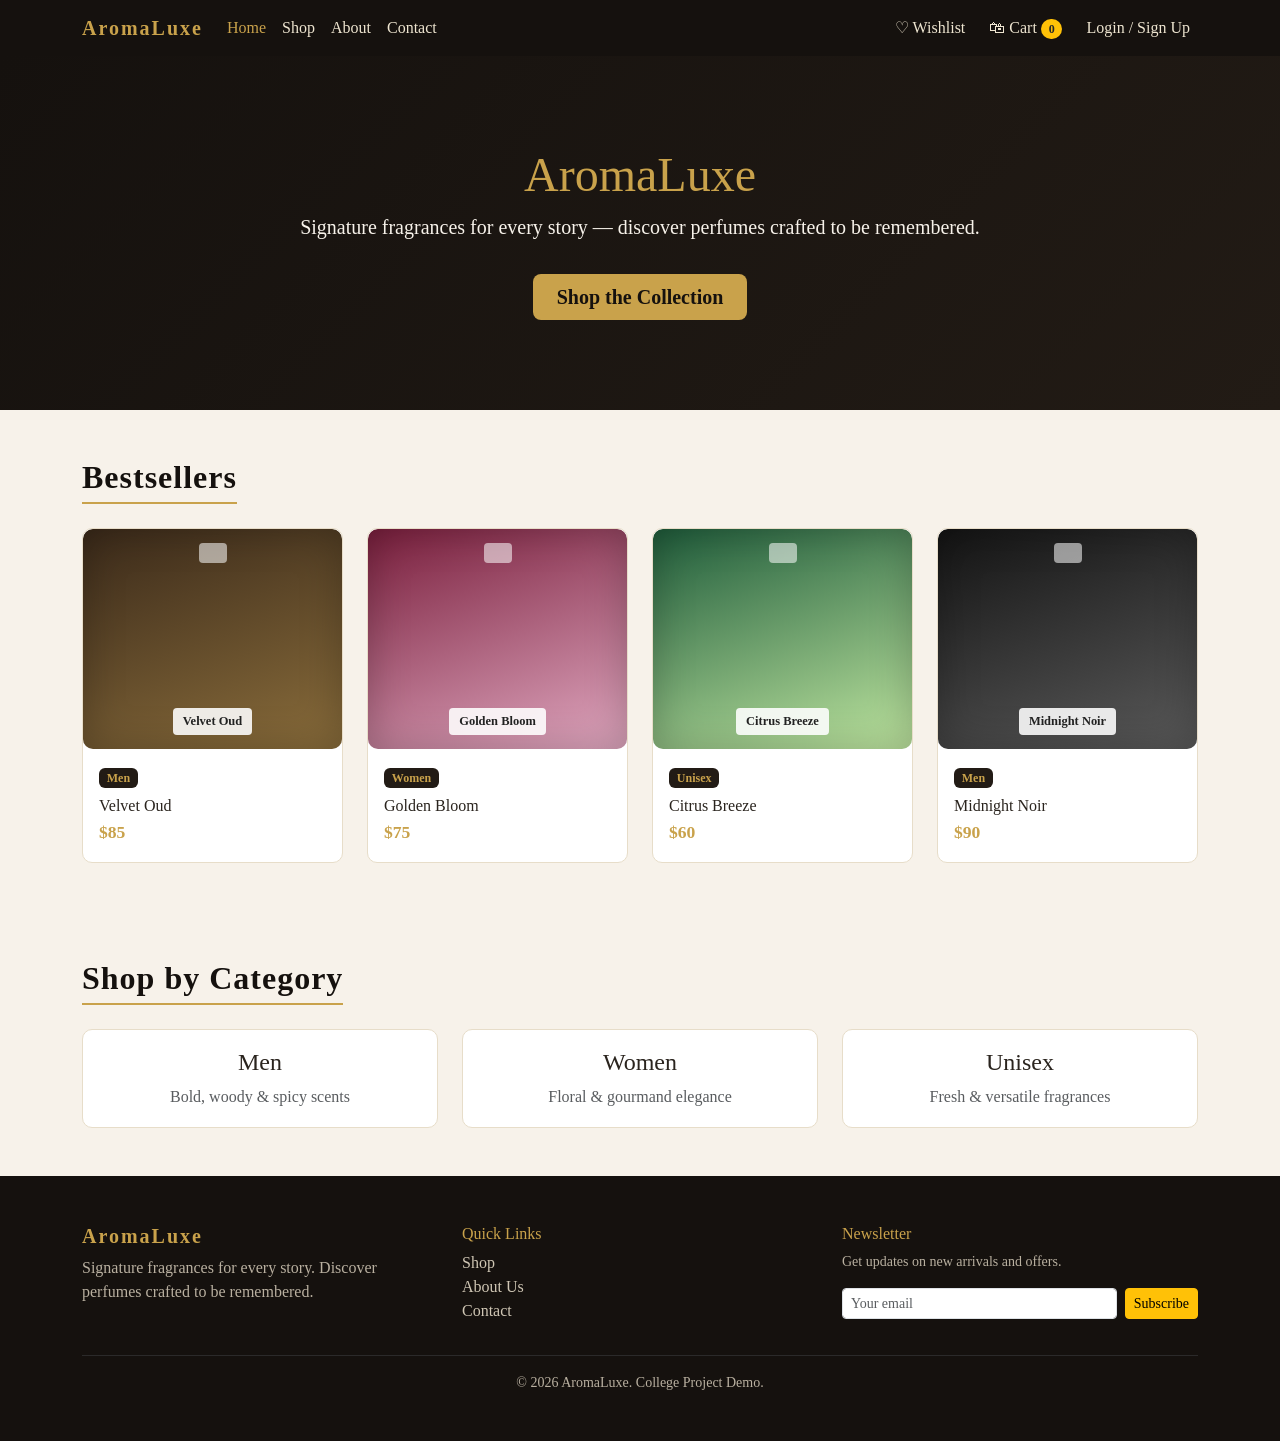
<file: index.html>
<!DOCTYPE html>
<html lang="en">
<head>
<meta charset="UTF-8">
<meta name="viewport" content="width=device-width, initial-scale=1.0">
<title>AromaLuxe – Signature Perfumes</title>
<link rel="stylesheet" href="https://cdnjs.cloudflare.com/ajax/libs/bootstrap/5.3.3/css/bootstrap.min.css">
<link rel="stylesheet" href="css/style.css">
</head>
<body>
<div id="site-header"></div>

<section class="hero text-center">
  <div class="container">
    <h1>AromaLuxe</h1>
    <p class="lead">Signature fragrances for every story — discover perfumes crafted to be remembered.</p>
    <a href="shop.html" class="btn btn-gold btn-lg mt-3 px-4">Shop the Collection</a>
  </div>
</section>

<section class="container py-5">
  <h2 class="section-title">Bestsellers</h2>
  <div class="row g-4" id="bestsellers"></div>
</section>

<section class="container py-5">
  <h2 class="section-title">Shop by Category</h2>
  <div class="row g-4">
    <div class="col-md-4"><a href="shop.html?cat=Men" class="text-decoration-none text-dark">
      <div class="filter-card text-center"><h4>Men</h4><p class="text-muted mb-0">Bold, woody & spicy scents</p></div></a></div>
    <div class="col-md-4"><a href="shop.html?cat=Women" class="text-decoration-none text-dark">
      <div class="filter-card text-center"><h4>Women</h4><p class="text-muted mb-0">Floral & gourmand elegance</p></div></a></div>
    <div class="col-md-4"><a href="shop.html?cat=Unisex" class="text-decoration-none text-dark">
      <div class="filter-card text-center"><h4>Unisex</h4><p class="text-muted mb-0">Fresh & versatile fragrances</p></div></a></div>
  </div>
</section>

<div id="site-footer"></div>

<script src="https://cdnjs.cloudflare.com/ajax/libs/bootstrap/5.3.3/js/bootstrap.bundle.min.js"></script>
<script src="js/data.js"></script>
<script src="js/app.js"></script>
<script>
document.addEventListener("DOMContentLoaded", () => {
  const products = getProducts().slice(0, 4);
  document.getElementById("bestsellers").innerHTML = products.map(p => `
    <div class="col-6 col-md-3">
      <div class="product-card position-relative">
        <a href="product.html?id=${p.id}" class="text-decoration-none text-dark">
          ${bottleSwatch(p)}
          <div class="p-3">
            <span class="badge badge-cat mb-2">${p.category}</span>
            <h6 class="mb-1">${p.name}</h6>
            <div class="price-tag">$${p.price}</div>
          </div>
        </a>
      </div>
    </div>`).join("");
});
</script>
</body>
</html>
</file>
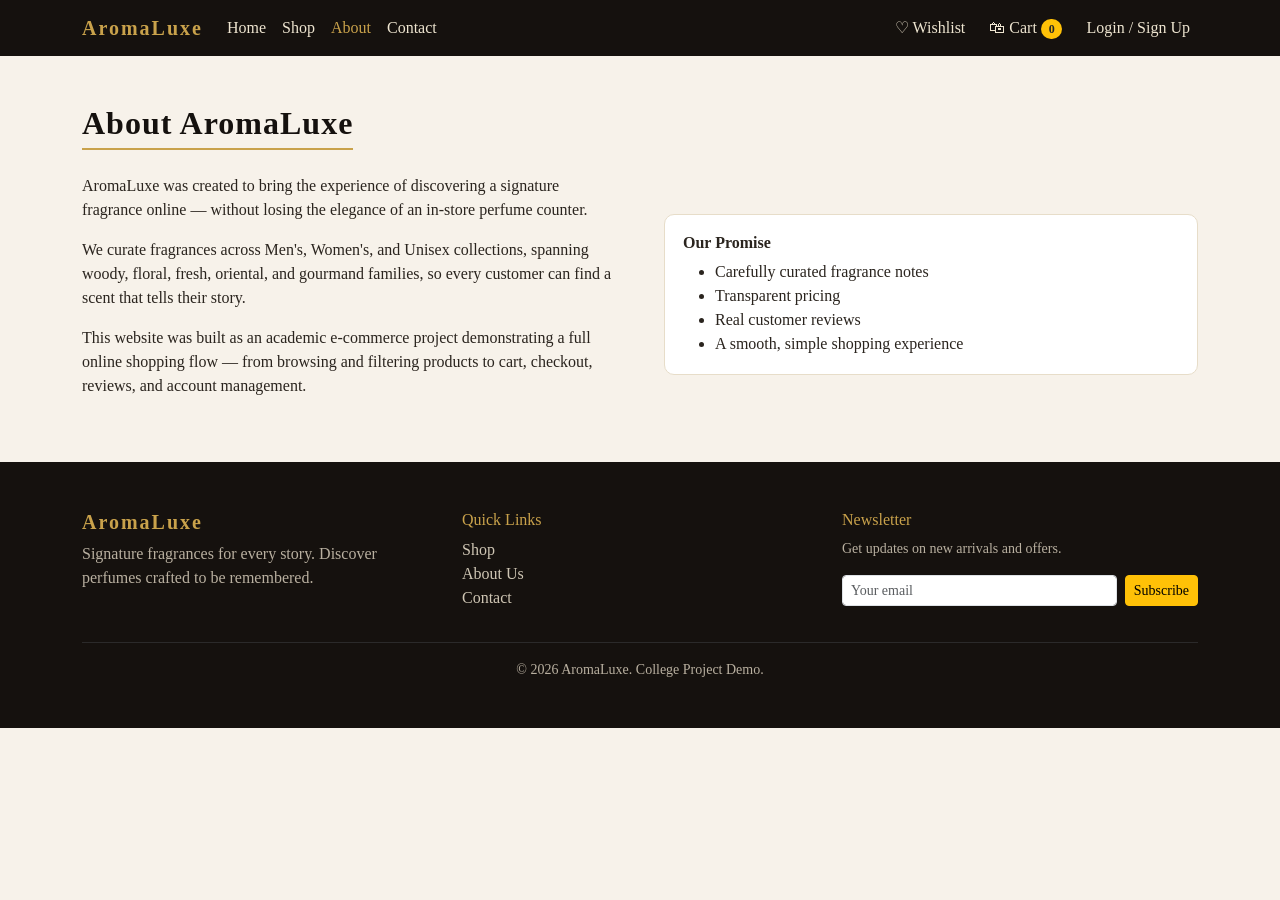
<file: about.html>
<!DOCTYPE html>
<html lang="en">
<head>
<meta charset="UTF-8">
<meta name="viewport" content="width=device-width, initial-scale=1.0">
<title>About – AromaLuxe</title>
<link rel="stylesheet" href="https://cdnjs.cloudflare.com/ajax/libs/bootstrap/5.3.3/css/bootstrap.min.css">
<link rel="stylesheet" href="css/style.css">
</head>
<body>
<div id="site-header"></div>

<div class="container py-5">
  <h2 class="section-title">About AromaLuxe</h2>
  <div class="row g-5 align-items-center">
    <div class="col-md-6">
      <p>AromaLuxe was created to bring the experience of discovering a signature fragrance online — without losing the elegance of an in-store perfume counter.</p>
      <p>We curate fragrances across Men's, Women's, and Unisex collections, spanning woody, floral, fresh, oriental, and gourmand families, so every customer can find a scent that tells their story.</p>
      <p>This website was built as an academic e-commerce project demonstrating a full online shopping flow — from browsing and filtering products to cart, checkout, reviews, and account management.</p>
    </div>
    <div class="col-md-6">
      <div class="filter-card">
        <h6 class="fw-bold">Our Promise</h6>
        <ul class="mb-0">
          <li>Carefully curated fragrance notes</li>
          <li>Transparent pricing</li>
          <li>Real customer reviews</li>
          <li>A smooth, simple shopping experience</li>
        </ul>
      </div>
    </div>
  </div>
</div>

<div id="site-footer"></div>
<script src="https://cdnjs.cloudflare.com/ajax/libs/bootstrap/5.3.3/js/bootstrap.bundle.min.js"></script>
<script src="js/data.js"></script>
<script src="js/app.js"></script>
</body>
</html>
</file>
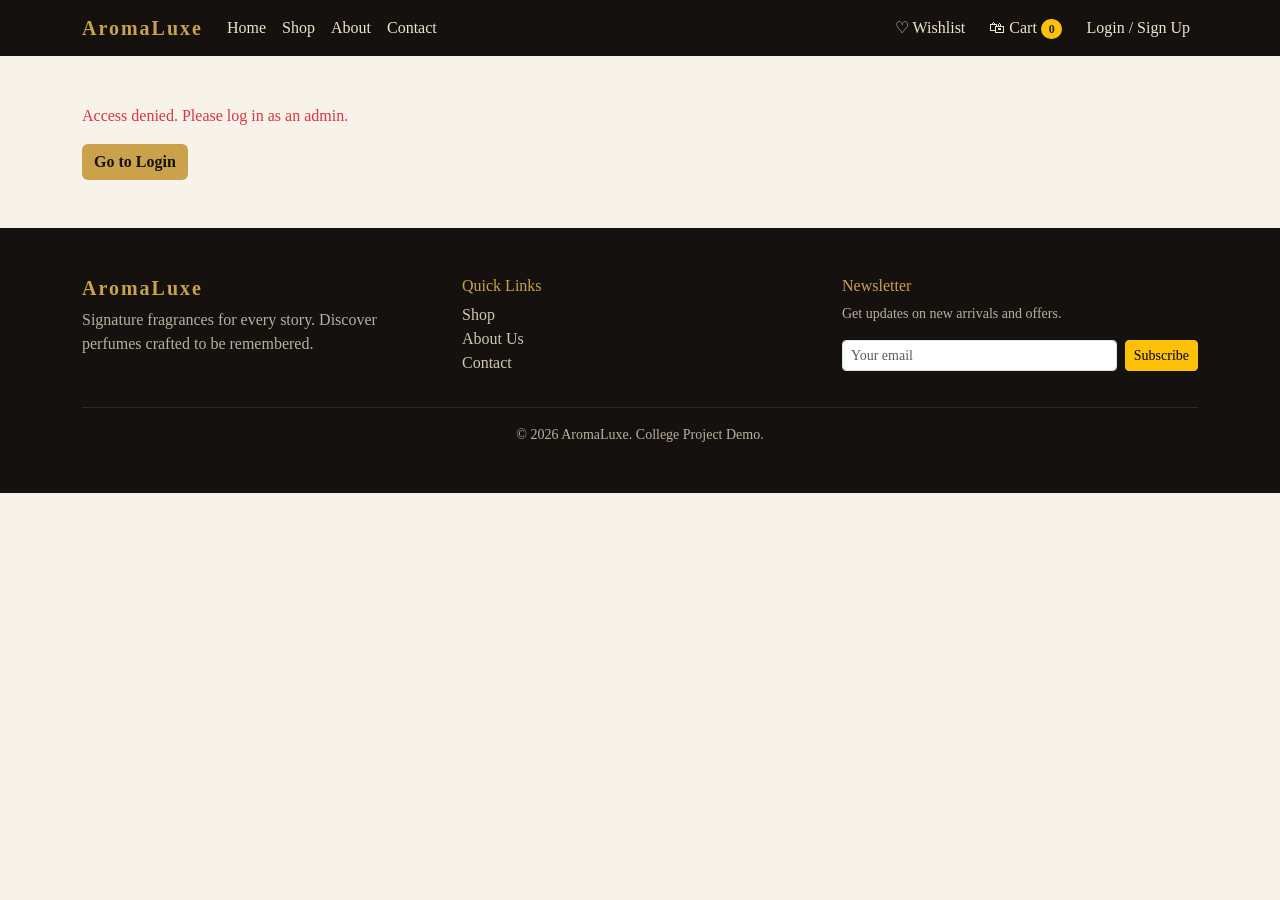
<file: admin.html>
<!DOCTYPE html>
<html lang="en">
<head>
<meta charset="UTF-8">
<meta name="viewport" content="width=device-width, initial-scale=1.0">
<title>Admin Panel – AromaLuxe</title>
<link rel="stylesheet" href="https://cdnjs.cloudflare.com/ajax/libs/bootstrap/5.3.3/css/bootstrap.min.css">
<link rel="stylesheet" href="css/style.css">
</head>
<body>
<div id="site-header"></div>

<div class="container py-5" id="adminArea"></div>

<div id="site-footer"></div>
<script src="https://cdnjs.cloudflare.com/ajax/libs/bootstrap/5.3.3/js/bootstrap.bundle.min.js"></script>
<script src="js/data.js"></script>
<script src="js/app.js"></script>
<script>
function renderAdmin() {
  const area = document.getElementById("adminArea");
  const user = getCurrentUser();
  if (!user || !user.isAdmin) {
    area.innerHTML = `<p class="text-danger">Access denied. Please log in as an admin.</p><a href="login.html" class="btn btn-gold">Go to Login</a>`;
    return;
  }

  area.innerHTML = `
    <h2 class="section-title">Admin Panel</h2>
    <div class="row g-4">
      <div class="col-md-5">
        <div class="filter-card">
          <h6 class="fw-bold mb-3">Add New Product</h6>
          <form id="addProductForm">
            <input class="form-control mb-2" id="pName" placeholder="Name" required>
            <select class="form-select mb-2" id="pCategory" required>
              <option value="Men">Men</option><option value="Women">Women</option><option value="Unisex">Unisex</option>
            </select>
            <input class="form-control mb-2" id="pFamily" placeholder="Scent Family (e.g. Woody)" required>
            <input class="form-control mb-2" id="pPrice" type="number" placeholder="Price" required>
            <input class="form-control mb-2" id="pNotes" placeholder="Notes (comma separated)" required>
            <textarea class="form-control mb-2" id="pDesc" placeholder="Description" required></textarea>
            <button class="btn btn-gold w-100" type="submit">Add Product</button>
          </form>
        </div>
      </div>
      <div class="col-md-7">
        <h6 class="fw-bold mb-3">Manage Products</h6>
        <div class="table-responsive">
          <table class="table admin-table align-middle">
            <thead><tr><th>Name</th><th>Category</th><th>Price</th><th></th></tr></thead>
            <tbody id="productRows"></tbody>
          </table>
        </div>
        <h6 class="fw-bold mt-4 mb-2">Recent Orders (${getOrdersCount()})</h6>
        <div id="orderList" class="small"></div>
      </div>
    </div>`;

  renderProductRows();
  renderOrders();

  document.getElementById("addProductForm").addEventListener("submit", (e) => {
    e.preventDefault();
    addProduct({
      name: document.getElementById("pName").value,
      category: document.getElementById("pCategory").value,
      family: document.getElementById("pFamily").value,
      price: parseFloat(document.getElementById("pPrice").value),
      notes: document.getElementById("pNotes").value,
      desc: document.getElementById("pDesc").value,
      color1: "#3b2a1a", color2: "#c9a24b",
    });
    e.target.reset();
    renderProductRows();
  });
}

function getOrdersCount() {
  return (JSON.parse(localStorage.getItem("al_orders")) || []).length;
}

function renderProductRows() {
  const rows = document.getElementById("productRows");
  rows.innerHTML = getProducts().map(p => `
    <tr>
      <td>${p.name}</td><td>${p.category}</td><td>$${p.price}</td>
      <td><button class="btn btn-sm btn-outline-danger del-btn" data-id="${p.id}">Delete</button></td>
    </tr>`).join("");
  rows.querySelectorAll(".del-btn").forEach(btn => btn.addEventListener("click", () => {
    if (confirm("Delete this product?")) { deleteProduct(btn.dataset.id); renderProductRows(); }
  }));
}

function renderOrders() {
  const orders = JSON.parse(localStorage.getItem("al_orders")) || [];
  const el = document.getElementById("orderList");
  el.innerHTML = orders.length ? orders.slice().reverse().map(o => `
    <div class="border-bottom py-2">
      <strong>${o.id}</strong> — ${o.shipping.name} — $${o.total.toFixed(2)} <span class="text-muted">(${o.date})</span>
    </div>`).join("") : `<p class="text-muted">No orders yet.</p>`;
}

document.addEventListener("DOMContentLoaded", renderAdmin);
</script>
</body>
</html>
</file>
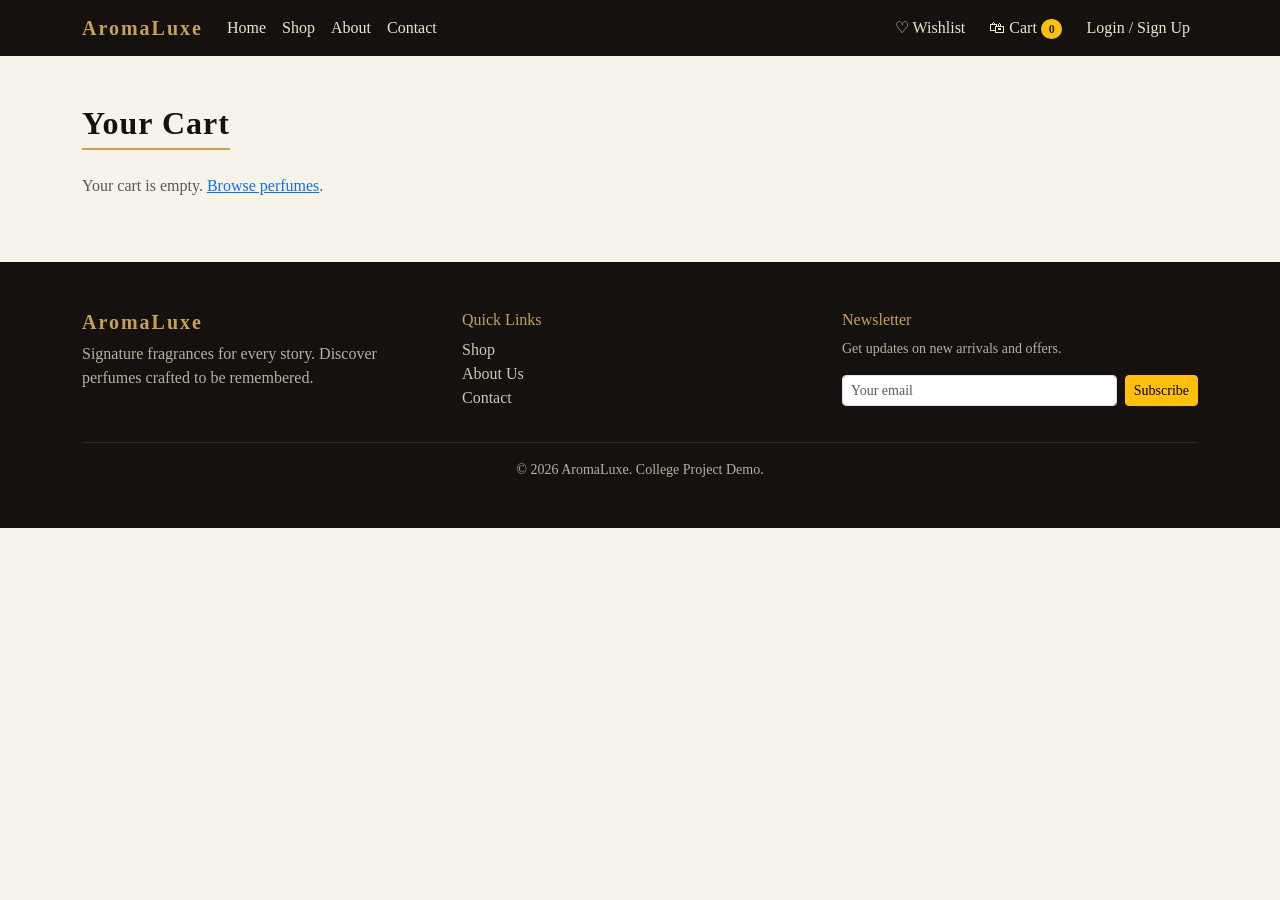
<file: cart.html>
<!DOCTYPE html>
<html lang="en">
<head>
<meta charset="UTF-8">
<meta name="viewport" content="width=device-width, initial-scale=1.0">
<title>Cart – AromaLuxe</title>
<link rel="stylesheet" href="https://cdnjs.cloudflare.com/ajax/libs/bootstrap/5.3.3/css/bootstrap.min.css">
<link rel="stylesheet" href="css/style.css">
</head>
<body>
<div id="site-header"></div>

<div class="container py-5">
  <h2 class="section-title">Your Cart</h2>
  <div id="cartContent"></div>
</div>

<div id="site-footer"></div>

<script src="https://cdnjs.cloudflare.com/ajax/libs/bootstrap/5.3.3/js/bootstrap.bundle.min.js"></script>
<script src="js/data.js"></script>
<script src="js/app.js"></script>
<script>
function renderCart() {
  const cart = getCart();
  const el = document.getElementById("cartContent");
  if (!cart.length) {
    el.innerHTML = `<p class="text-muted">Your cart is empty. <a href="shop.html">Browse perfumes</a>.</p>`;
    return;
  }
  const rows = cart.map(c => {
    const p = getProduct(c.id);
    if (!p) return "";
    return `
    <tr>
      <td class="d-flex align-items-center gap-3">
        <div style="width:60px;height:60px;border-radius:8px;background:linear-gradient(160deg, ${p.color1}, ${p.color2})"></div>
        <div><strong>${p.name}</strong><br><span class="text-muted small">${p.category}</span></div>
      </td>
      <td>$${p.price}</td>
      <td><input type="number" min="1" value="${c.qty}" class="form-control qty-input" data-id="${c.id}" style="width:80px"></td>
      <td>$${(p.price * c.qty).toFixed(2)}</td>
      <td><button class="btn btn-sm btn-outline-danger remove-btn" data-id="${c.id}">Remove</button></td>
    </tr>`;
  }).join("");

  el.innerHTML = `
  <div class="table-responsive">
    <table class="table align-middle">
      <thead><tr><th>Product</th><th>Price</th><th>Qty</th><th>Subtotal</th><th></th></tr></thead>
      <tbody>${rows}</tbody>
    </table>
  </div>
  <div class="d-flex justify-content-end">
    <div class="filter-card" style="min-width:300px">
      <div class="d-flex justify-content-between mb-2"><span>Total</span><strong class="price-tag">$${cartTotal().toFixed(2)}</strong></div>
      <a href="checkout.html" class="btn btn-gold w-100">Proceed to Checkout</a>
    </div>
  </div>`;

  el.querySelectorAll(".qty-input").forEach(inp => inp.addEventListener("change", (e) => {
    updateCartQty(e.target.dataset.id, parseInt(e.target.value) || 0);
    renderCart();
    document.getElementById("cartBadge").textContent = cartCount();
  }));
  el.querySelectorAll(".remove-btn").forEach(btn => btn.addEventListener("click", (e) => {
    removeFromCart(e.target.dataset.id);
    renderCart();
    document.getElementById("cartBadge").textContent = cartCount();
  }));
}
document.addEventListener("DOMContentLoaded", renderCart);
</script>
</body>
</html>
</file>
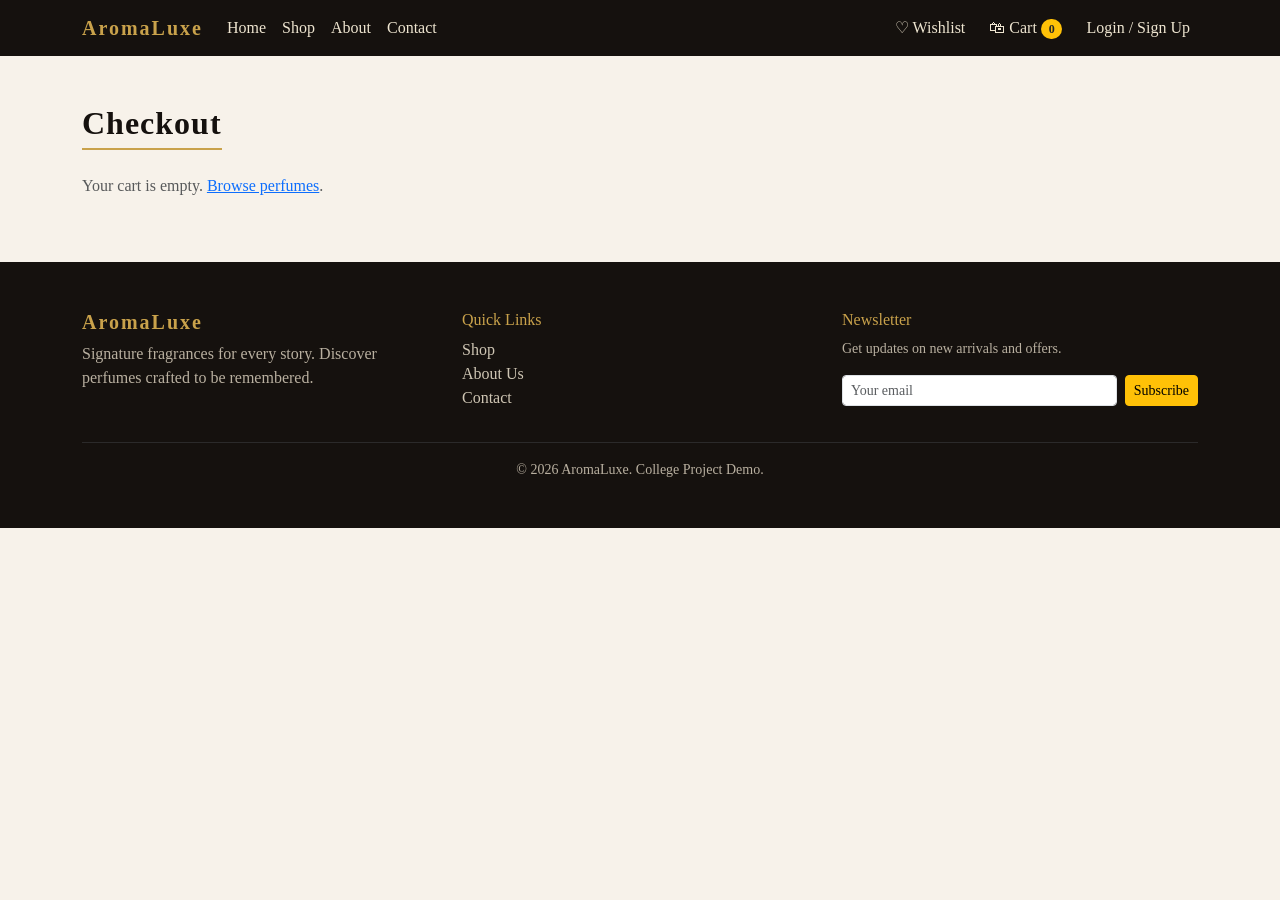
<file: checkout.html>
<!DOCTYPE html>
<html lang="en">
<head>
<meta charset="UTF-8">
<meta name="viewport" content="width=device-width, initial-scale=1.0">
<title>Checkout – AromaLuxe</title>
<link rel="stylesheet" href="https://cdnjs.cloudflare.com/ajax/libs/bootstrap/5.3.3/css/bootstrap.min.css">
<link rel="stylesheet" href="css/style.css">
</head>
<body>
<div id="site-header"></div>

<div class="container py-5">
  <h2 class="section-title">Checkout</h2>
  <div id="checkoutArea"></div>
</div>

<div id="site-footer"></div>

<script src="https://cdnjs.cloudflare.com/ajax/libs/bootstrap/5.3.3/js/bootstrap.bundle.min.js"></script>
<script src="js/data.js"></script>
<script src="js/app.js"></script>
<script>
function renderCheckout() {
  const cart = getCart();
  const area = document.getElementById("checkoutArea");
  if (!cart.length) { area.innerHTML = `<p class="text-muted">Your cart is empty. <a href="shop.html">Browse perfumes</a>.</p>`; return; }

  const summary = cart.map(c => {
    const p = getProduct(c.id);
    return `<div class="d-flex justify-content-between small mb-1"><span>${p.name} × ${c.qty}</span><span>$${(p.price*c.qty).toFixed(2)}</span></div>`;
  }).join("");

  area.innerHTML = `
  <div class="row g-5">
    <div class="col-md-7">
      <form id="checkoutForm" class="filter-card">
        <h6 class="fw-bold mb-3">Shipping Details</h6>
        <div class="row g-3">
          <div class="col-md-6"><input class="form-control" id="fullName" placeholder="Full Name" required></div>
          <div class="col-md-6"><input class="form-control" id="email" type="email" placeholder="Email" required></div>
          <div class="col-12"><input class="form-control" id="address" placeholder="Address" required></div>
          <div class="col-md-6"><input class="form-control" id="city" placeholder="City" required></div>
          <div class="col-md-6"><input class="form-control" id="zip" placeholder="ZIP / Postal Code" required></div>
        </div>
        <h6 class="fw-bold mt-4 mb-2">Payment (Simulated)</h6>
        <input class="form-control mb-2" placeholder="Card Number" value="4111 1111 1111 1111" required>
        <div class="row g-2">
          <div class="col-6"><input class="form-control" placeholder="MM/YY" value="12/29" required></div>
          <div class="col-6"><input class="form-control" placeholder="CVV" value="123" required></div>
        </div>
        <button class="btn btn-gold w-100 mt-4" type="submit">Place Order</button>
      </form>
    </div>
    <div class="col-md-5">
      <div class="filter-card">
        <h6 class="fw-bold mb-3">Order Summary</h6>
        ${summary}
        <hr>
        <div class="d-flex justify-content-between"><strong>Total</strong><strong class="price-tag">$${cartTotal().toFixed(2)}</strong></div>
      </div>
    </div>
  </div>`;

  document.getElementById("checkoutForm").addEventListener("submit", (e) => {
    e.preventDefault();
    const shipping = {
      name: document.getElementById("fullName").value,
      email: document.getElementById("email").value,
      address: document.getElementById("address").value,
      city: document.getElementById("city").value,
      zip: document.getElementById("zip").value,
    };
    const order = placeOrder(shipping);
    area.innerHTML = `
      <div class="text-center py-5">
        <h3 class="mb-3">🎉 Order Confirmed!</h3>
        <p>Thank you, ${shipping.name}. Your order <strong>${order.id}</strong> has been placed.</p>
        <p class="price-tag fs-4">Total: $${order.total.toFixed(2)}</p>
        <a href="shop.html" class="btn btn-gold mt-3">Continue Shopping</a>
      </div>`;
    document.getElementById("cartBadge").textContent = cartCount();
  });
}
document.addEventListener("DOMContentLoaded", renderCheckout);
</script>
</body>
</html>
</file>
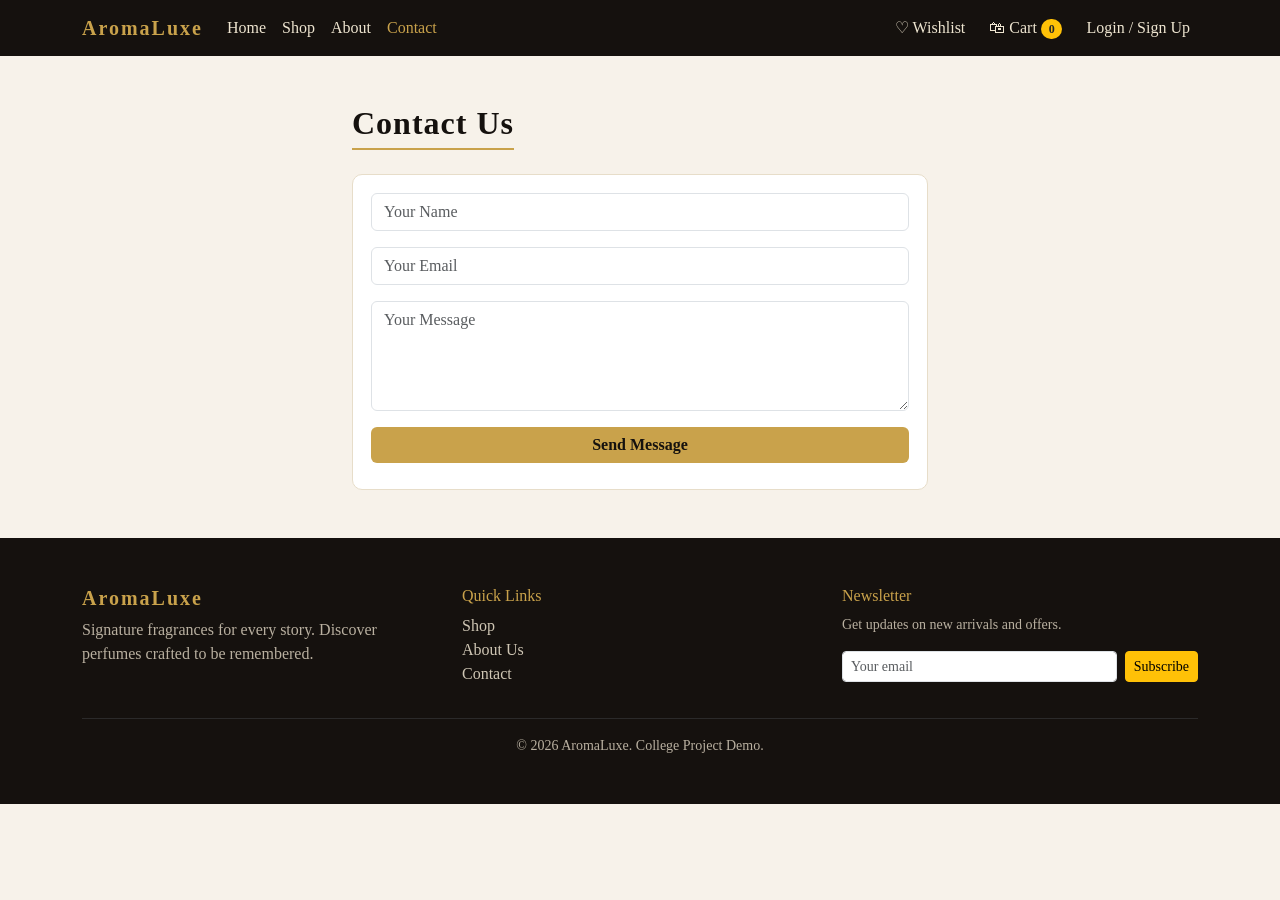
<file: contact.html>
<!DOCTYPE html>
<html lang="en">
<head>
<meta charset="UTF-8">
<meta name="viewport" content="width=device-width, initial-scale=1.0">
<title>Contact – AromaLuxe</title>
<link rel="stylesheet" href="https://cdnjs.cloudflare.com/ajax/libs/bootstrap/5.3.3/css/bootstrap.min.css">
<link rel="stylesheet" href="css/style.css">
</head>
<body>
<div id="site-header"></div>

<div class="container py-5" style="max-width:600px">
  <h2 class="section-title">Contact Us</h2>
  <form id="contactForm" class="filter-card">
    <input class="form-control mb-3" id="cName" placeholder="Your Name" required>
    <input class="form-control mb-3" type="email" id="cEmail" placeholder="Your Email" required>
    <textarea class="form-control mb-3" id="cMessage" rows="4" placeholder="Your Message" required></textarea>
    <button class="btn btn-gold w-100" type="submit">Send Message</button>
    <div id="contactMsg" class="text-success small mt-2"></div>
  </form>
</div>

<div id="site-footer"></div>
<script src="https://cdnjs.cloudflare.com/ajax/libs/bootstrap/5.3.3/js/bootstrap.bundle.min.js"></script>
<script src="js/data.js"></script>
<script src="js/app.js"></script>
<script>
document.addEventListener("DOMContentLoaded", () => {
  document.getElementById("contactForm").addEventListener("submit", (e) => {
    e.preventDefault();
    submitContactMessage(document.getElementById("cName").value, document.getElementById("cEmail").value, document.getElementById("cMessage").value);
    document.getElementById("contactMsg").textContent = "Thank you! Your message has been received.";
    e.target.reset();
  });
});
</script>
</body>
</html>
</file>
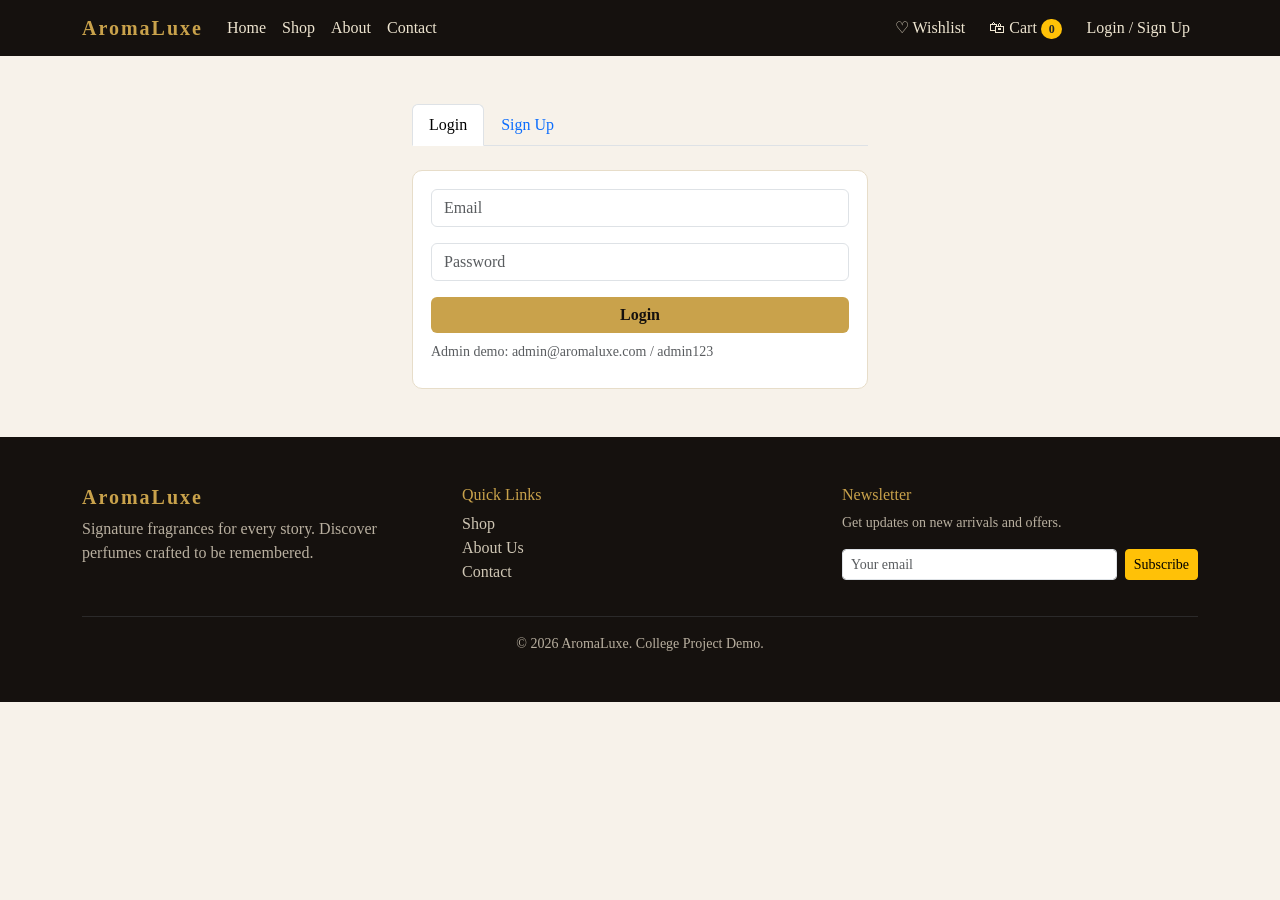
<file: login.html>
<!DOCTYPE html>
<html lang="en">
<head>
<meta charset="UTF-8">
<meta name="viewport" content="width=device-width, initial-scale=1.0">
<title>Login – AromaLuxe</title>
<link rel="stylesheet" href="https://cdnjs.cloudflare.com/ajax/libs/bootstrap/5.3.3/css/bootstrap.min.css">
<link rel="stylesheet" href="css/style.css">
</head>
<body>
<div id="site-header"></div>

<div class="container py-5" style="max-width:480px">
  <ul class="nav nav-tabs mb-4">
    <li class="nav-item"><button class="nav-link active" data-bs-toggle="tab" data-bs-target="#loginTab">Login</button></li>
    <li class="nav-item"><button class="nav-link" data-bs-toggle="tab" data-bs-target="#signupTab">Sign Up</button></li>
  </ul>
  <div class="tab-content">
    <div class="tab-pane fade show active" id="loginTab">
      <form id="loginForm" class="filter-card">
        <input class="form-control mb-3" type="email" id="loginEmail" placeholder="Email" required>
        <input class="form-control mb-3" type="password" id="loginPassword" placeholder="Password" required>
        <button class="btn btn-gold w-100" type="submit">Login</button>
        <div class="small text-muted mt-2">Admin demo: admin@aromaluxe.com / admin123</div>
        <div id="loginMsg" class="text-danger small mt-2"></div>
      </form>
    </div>
    <div class="tab-pane fade" id="signupTab">
      <form id="signupForm" class="filter-card">
        <input class="form-control mb-3" id="suName" placeholder="Full Name" required>
        <input class="form-control mb-3" type="email" id="suEmail" placeholder="Email" required>
        <input class="form-control mb-3" type="password" id="suPassword" placeholder="Password" required>
        <button class="btn btn-gold w-100" type="submit">Create Account</button>
        <div id="signupMsg" class="text-danger small mt-2"></div>
      </form>
    </div>
  </div>
</div>

<div id="site-footer"></div>

<script src="https://cdnjs.cloudflare.com/ajax/libs/bootstrap/5.3.3/js/bootstrap.bundle.min.js"></script>
<script src="js/data.js"></script>
<script src="js/app.js"></script>
<script>
document.addEventListener("DOMContentLoaded", () => {
  const next = new URLSearchParams(location.search).get("next") || "index.html";

  document.getElementById("loginForm").addEventListener("submit", (e) => {
    e.preventDefault();
    const res = loginUser(document.getElementById("loginEmail").value, document.getElementById("loginPassword").value);
    if (res.ok) { location.href = res.user.isAdmin ? "admin.html" : next; }
    else document.getElementById("loginMsg").textContent = res.msg;
  });

  document.getElementById("signupForm").addEventListener("submit", (e) => {
    e.preventDefault();
    const res = registerUser(document.getElementById("suName").value, document.getElementById("suEmail").value, document.getElementById("suPassword").value);
    if (res.ok) {
      loginUser(document.getElementById("suEmail").value, document.getElementById("suPassword").value);
      location.href = next;
    } else document.getElementById("signupMsg").textContent = res.msg;
  });
});
</script>
</body>
</html>
</file>
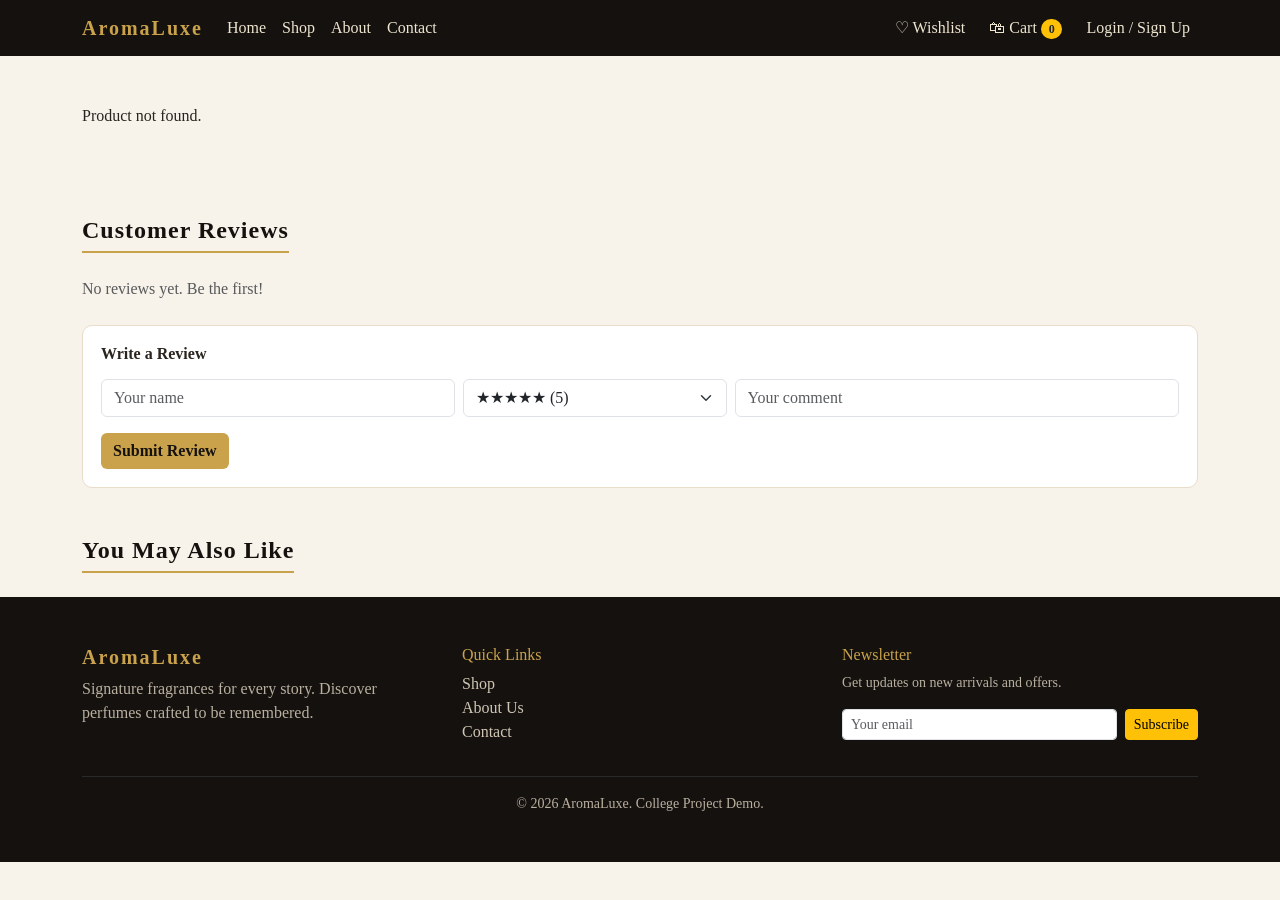
<file: product.html>
<!DOCTYPE html>
<html lang="en">
<head>
<meta charset="UTF-8">
<meta name="viewport" content="width=device-width, initial-scale=1.0">
<title>Product – AromaLuxe</title>
<link rel="stylesheet" href="https://cdnjs.cloudflare.com/ajax/libs/bootstrap/5.3.3/css/bootstrap.min.css">
<link rel="stylesheet" href="css/style.css">
</head>
<body>
<div id="site-header"></div>

<div class="container py-5" id="productDetail"></div>

<div class="container py-4">
  <h4 class="section-title">Customer Reviews</h4>
  <div id="reviewList" class="mb-4"></div>
  <form id="reviewForm" class="filter-card">
    <h6 class="fw-bold mb-3">Write a Review</h6>
    <div class="row g-2">
      <div class="col-md-4"><input class="form-control" id="revName" placeholder="Your name" required></div>
      <div class="col-md-3">
        <select class="form-select" id="revRating">
          <option value="5">★★★★★ (5)</option>
          <option value="4">★★★★☆ (4)</option>
          <option value="3">★★★☆☆ (3)</option>
          <option value="2">★★☆☆☆ (2)</option>
          <option value="1">★☆☆☆☆ (1)</option>
        </select>
      </div>
      <div class="col-md-5"><input class="form-control" id="revComment" placeholder="Your comment" required></div>
    </div>
    <button class="btn btn-gold mt-3" type="submit">Submit Review</button>
  </form>
</div>

<div class="container py-4">
  <h4 class="section-title">You May Also Like</h4>
  <div class="row g-4" id="relatedGrid"></div>
</div>

<div id="site-footer"></div>

<script src="https://cdnjs.cloudflare.com/ajax/libs/bootstrap/5.3.3/js/bootstrap.bundle.min.js"></script>
<script src="js/data.js"></script>
<script src="js/app.js"></script>
<script>
const pid = new URLSearchParams(location.search).get("id");

function renderProduct() {
  const p = getProduct(pid);
  if (!p) { document.getElementById("productDetail").innerHTML = "<p>Product not found.</p>"; return; }

  document.getElementById("productDetail").innerHTML = `
    <div class="row g-5 align-items-center">
      <div class="col-md-5">${bottleSwatch(p, 320).replace('height: 220px', 'height: 340px')}</div>
      <div class="col-md-7">
        <span class="badge badge-cat mb-2">${p.category} · ${p.family}</span>
        <h2>${p.name}</h2>
        <div class="star-rating mb-2">${starString(avgRating(p.id)) || "☆☆☆☆☆"} <span class="text-muted small">(${getReviews(p.id).length} reviews)</span></div>
        <div class="price-tag fs-3 mb-3">$${p.price}</div>
        <p>${p.desc}</p>
        <p class="text-muted"><strong>Notes:</strong> ${p.notes}</p>
        <div class="d-flex gap-2 mt-4">
          <input type="number" min="1" value="1" id="qtyInput" class="form-control" style="width:90px">
          <button class="btn btn-gold px-4" id="addCartBtn">Add to Cart</button>
          <button class="btn btn-outline-gold px-4" id="wishBtn">${isWishlisted(p.id) ? "♥ Wishlisted" : "♡ Wishlist"}</button>
        </div>
      </div>
    </div>`;

  document.getElementById("addCartBtn").addEventListener("click", () => {
    addToCart(p.id, parseInt(document.getElementById("qtyInput").value) || 1);
    document.getElementById("cartBadge").textContent = cartCount();
    alert("Added to cart!");
  });
  document.getElementById("wishBtn").addEventListener("click", (e) => {
    const active = toggleWishlist(p.id);
    e.target.textContent = active ? "♥ Wishlisted" : "♡ Wishlist";
  });
}

function renderReviews() {
  const reviews = getReviews(pid);
  const list = document.getElementById("reviewList");
  list.innerHTML = reviews.length ? reviews.map(r => `
    <div class="border-bottom py-2">
      <div class="d-flex justify-content-between">
        <strong>${r.name}</strong><span class="star-rating">${starString(r.rating)}</span>
      </div>
      <p class="mb-1">${r.comment}</p>
      <small class="text-muted">${r.date}</small>
    </div>`).join("") : `<p class="text-muted">No reviews yet. Be the first!</p>`;
}

function renderRelated() {
  const p = getProduct(pid);
  const related = getProducts().filter(x => x.category === p.category && x.id !== p.id).slice(0, 4);
  document.getElementById("relatedGrid").innerHTML = related.map(r => `
    <div class="col-sm-6 col-md-3">
      <a href="product.html?id=${r.id}" class="text-decoration-none text-dark">
        <div class="product-card">${bottleSwatch(r)}
          <div class="p-3"><h6 class="mb-1">${r.name}</h6><div class="price-tag">$${r.price}</div></div>
        </div>
      </a>
    </div>`).join("");
}

document.addEventListener("DOMContentLoaded", () => {
  renderProduct(); renderReviews(); renderRelated();
  document.getElementById("reviewForm").addEventListener("submit", (e) => {
    e.preventDefault();
    addReview(pid, document.getElementById("revName").value, document.getElementById("revRating").value, document.getElementById("revComment").value);
    e.target.reset();
    renderReviews(); renderProduct();
  });
});
</script>
</body>
</html>
</file>
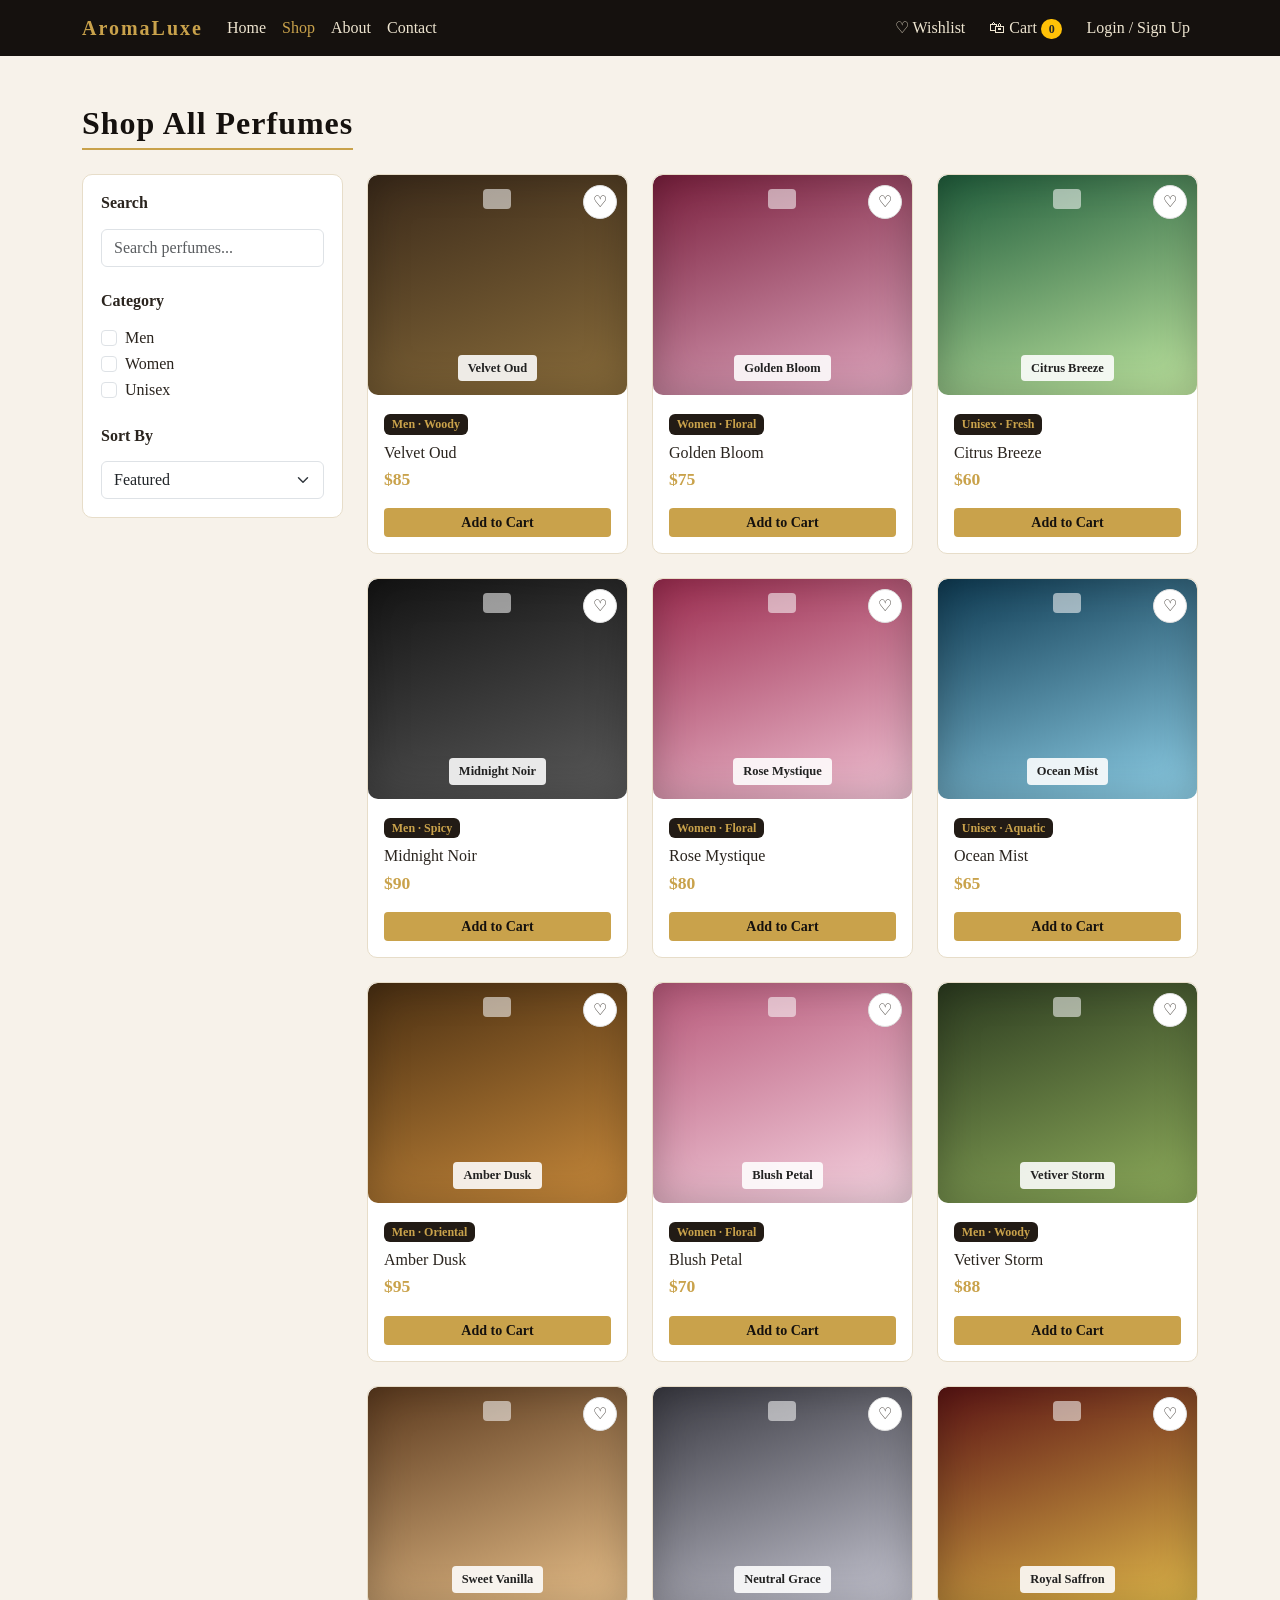
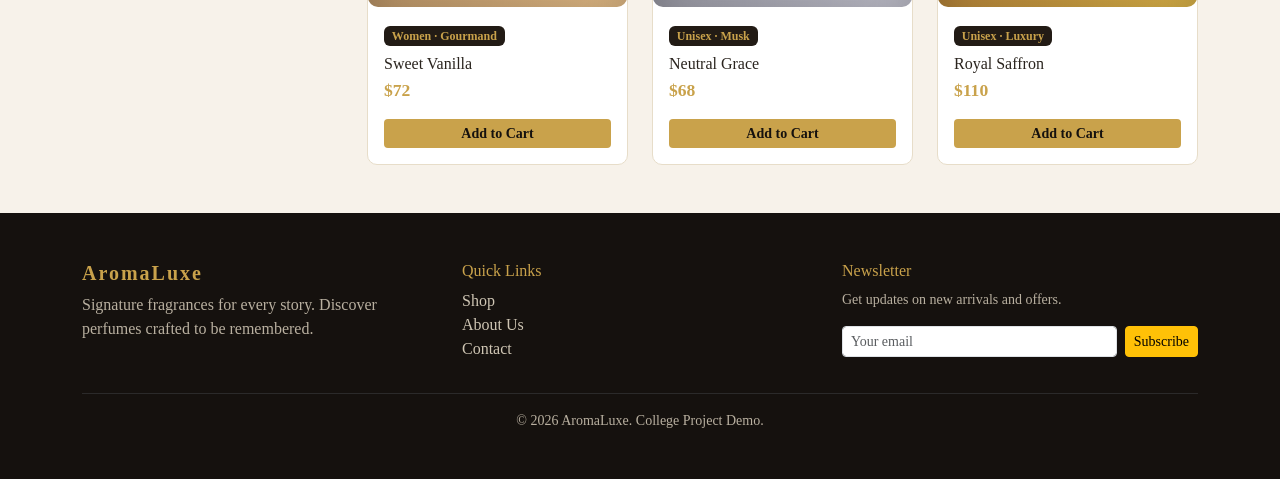
<file: shop.html>
<!DOCTYPE html>
<html lang="en">
<head>
<meta charset="UTF-8">
<meta name="viewport" content="width=device-width, initial-scale=1.0">
<title>Shop – AromaLuxe</title>
<link rel="stylesheet" href="https://cdnjs.cloudflare.com/ajax/libs/bootstrap/5.3.3/css/bootstrap.min.css">
<link rel="stylesheet" href="css/style.css">
</head>
<body>
<div id="site-header"></div>

<div class="container py-5">
  <h2 class="section-title">Shop All Perfumes</h2>
  <div class="row g-4">
    <div class="col-lg-3">
      <div class="filter-card mb-4">
        <h6 class="fw-bold mb-3">Search</h6>
        <input type="text" id="searchBox" class="form-control mb-4" placeholder="Search perfumes...">

        <h6 class="fw-bold mb-3">Category</h6>
        <div class="form-check"><input class="form-check-input cat-filter" type="checkbox" value="Men" id="catMen"><label class="form-check-label" for="catMen">Men</label></div>
        <div class="form-check"><input class="form-check-input cat-filter" type="checkbox" value="Women" id="catWomen"><label class="form-check-label" for="catWomen">Women</label></div>
        <div class="form-check mb-4"><input class="form-check-input cat-filter" type="checkbox" value="Unisex" id="catUnisex"><label class="form-check-label" for="catUnisex">Unisex</label></div>

        <h6 class="fw-bold mb-3">Sort By</h6>
        <select id="sortSelect" class="form-select">
          <option value="default">Featured</option>
          <option value="priceLow">Price: Low to High</option>
          <option value="priceHigh">Price: High to Low</option>
          <option value="nameAZ">Name: A–Z</option>
        </select>
      </div>
    </div>
    <div class="col-lg-9">
      <div class="row g-4" id="productGrid"></div>
    </div>
  </div>
</div>

<div id="site-footer"></div>

<script src="https://cdnjs.cloudflare.com/ajax/libs/bootstrap/5.3.3/js/bootstrap.bundle.min.js"></script>
<script src="js/data.js"></script>
<script src="js/app.js"></script>
<script>
function renderGrid() {
  let list = getProducts();
  const q = document.getElementById("searchBox").value.trim().toLowerCase();
  const checked = Array.from(document.querySelectorAll(".cat-filter:checked")).map(c => c.value);
  const sort = document.getElementById("sortSelect").value;

  if (q) list = list.filter(p => p.name.toLowerCase().includes(q) || p.family.toLowerCase().includes(q));
  if (checked.length) list = list.filter(p => checked.includes(p.category));
  if (sort === "priceLow") list.sort((a,b) => a.price - b.price);
  if (sort === "priceHigh") list.sort((a,b) => b.price - a.price);
  if (sort === "nameAZ") list.sort((a,b) => a.name.localeCompare(b.name));

  const grid = document.getElementById("productGrid");
  if (!list.length) { grid.innerHTML = `<p class="text-muted">No perfumes match your filters.</p>`; return; }

  grid.innerHTML = list.map(p => `
    <div class="col-sm-6 col-md-4">
      <div class="product-card position-relative">
        <div class="wish-btn ${isWishlisted(p.id) ? "active" : ""}" data-id="${p.id}">♡</div>
        <a href="product.html?id=${p.id}" class="text-decoration-none text-dark">
          ${bottleSwatch(p)}
          <div class="p-3">
            <span class="badge badge-cat mb-2">${p.category} · ${p.family}</span>
            <h6 class="mb-1">${p.name}</h6>
            <div class="price-tag">$${p.price}</div>
          </div>
        </a>
        <div class="px-3 pb-3">
          <button class="btn btn-gold btn-sm w-100 add-cart-btn" data-id="${p.id}">Add to Cart</button>
        </div>
      </div>
    </div>`).join("");

  grid.querySelectorAll(".add-cart-btn").forEach(btn => btn.addEventListener("click", (e) => {
    addToCart(e.target.dataset.id, 1);
    document.getElementById("cartBadge").textContent = cartCount();
    e.target.textContent = "Added ✓";
    setTimeout(() => e.target.textContent = "Add to Cart", 900);
  }));
  grid.querySelectorAll(".wish-btn").forEach(btn => btn.addEventListener("click", () => {
    const active = toggleWishlist(btn.dataset.id);
    btn.classList.toggle("active", active);
  }));
}

document.addEventListener("DOMContentLoaded", () => {
  const params = new URLSearchParams(location.search);
  const cat = params.get("cat");
  if (cat) { const box = document.getElementById("cat" + cat); if (box) box.checked = true; }

  renderGrid();
  document.getElementById("searchBox").addEventListener("input", renderGrid);
  document.getElementById("sortSelect").addEventListener("change", renderGrid);
  document.querySelectorAll(".cat-filter").forEach(c => c.addEventListener("change", renderGrid));
});
</script>
</body>
</html>
</file>
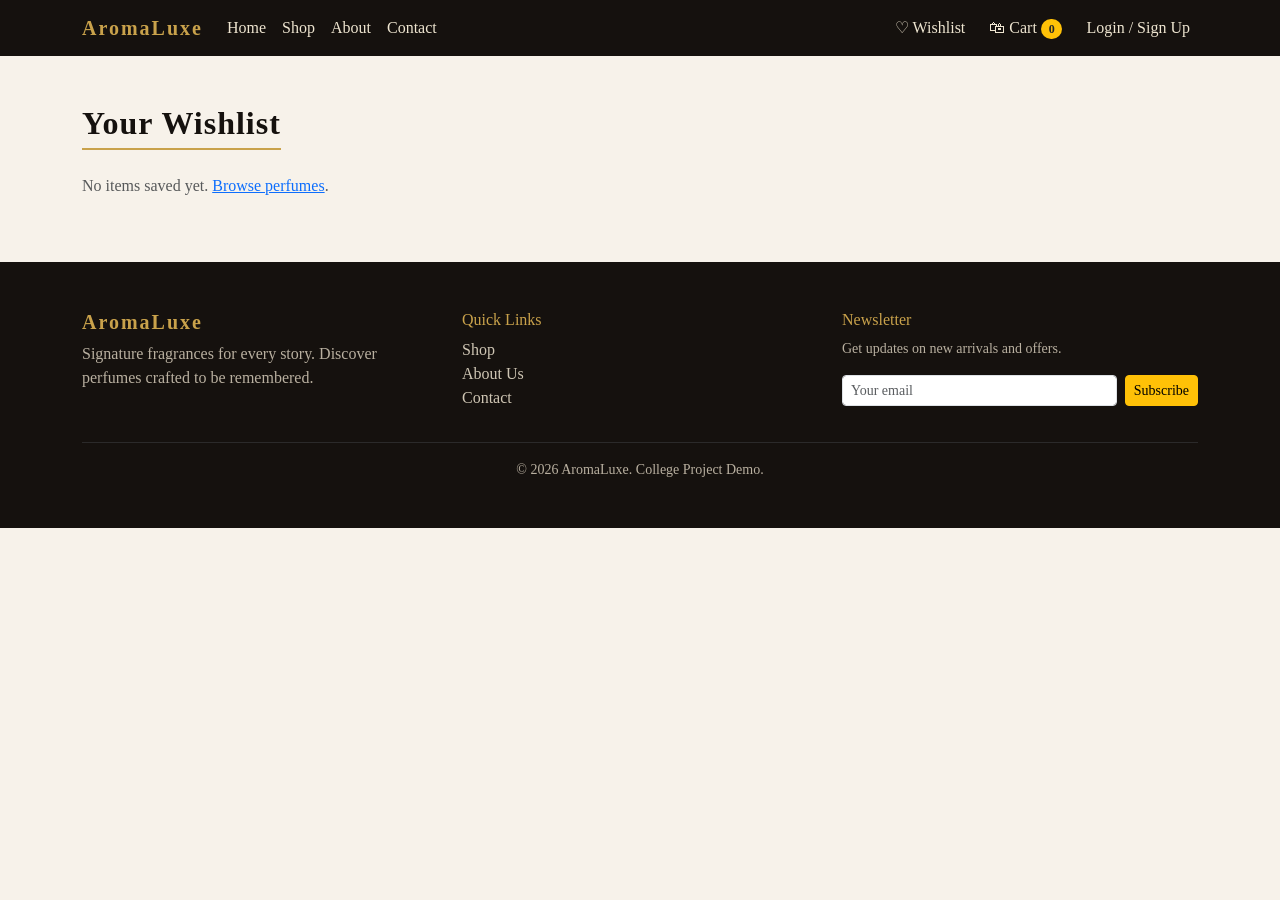
<file: wishlist.html>
<!DOCTYPE html>
<html lang="en">
<head>
<meta charset="UTF-8">
<meta name="viewport" content="width=device-width, initial-scale=1.0">
<title>Wishlist – AromaLuxe</title>
<link rel="stylesheet" href="https://cdnjs.cloudflare.com/ajax/libs/bootstrap/5.3.3/css/bootstrap.min.css">
<link rel="stylesheet" href="css/style.css">
</head>
<body>
<div id="site-header"></div>
<div class="container py-5">
  <h2 class="section-title">Your Wishlist</h2>
  <div class="row g-4" id="wishGrid"></div>
</div>
<div id="site-footer"></div>
<script src="https://cdnjs.cloudflare.com/ajax/libs/bootstrap/5.3.3/js/bootstrap.bundle.min.js"></script>
<script src="js/data.js"></script>
<script src="js/app.js"></script>
<script>
function renderWishlist() {
  const ids = getWishlist();
  const grid = document.getElementById("wishGrid");
  if (!ids.length) { grid.innerHTML = `<p class="text-muted">No items saved yet. <a href="shop.html">Browse perfumes</a>.</p>`; return; }
  grid.innerHTML = ids.map(id => {
    const p = getProduct(id);
    if (!p) return "";
    return `
    <div class="col-sm-6 col-md-3">
      <div class="product-card position-relative">
        <div class="wish-btn active" data-id="${p.id}">♥</div>
        <a href="product.html?id=${p.id}" class="text-decoration-none text-dark">
          ${bottleSwatch(p)}
          <div class="p-3"><h6 class="mb-1">${p.name}</h6><div class="price-tag">$${p.price}</div></div>
        </a>
      </div>
    </div>`;
  }).join("");
  grid.querySelectorAll(".wish-btn").forEach(btn => btn.addEventListener("click", () => {
    toggleWishlist(btn.dataset.id);
    renderWishlist();
  }));
}
document.addEventListener("DOMContentLoaded", renderWishlist);
</script>
</body>
</html>
</file>
<file: css/style.css>
:root {
  --al-black: #15110e;
  --al-gold: #c9a24b;
  --al-cream: #f7f2ea;
  --al-dark2: #221b15;
}
body {
  font-family: 'Georgia', 'Segoe UI', serif;
  background: var(--al-cream);
  color: #2a241e;
}
h1, h2, h3, h4, h5, h6 { color: #2a241e; }
.al-brand {
  font-family: 'Georgia', serif;
  letter-spacing: 2px;
  color: var(--al-gold) !important;
  font-weight: bold;
}
.al-navbar {
  background: var(--al-black);
}
.al-navbar .nav-link { color: #eee5d0; }
.al-navbar .nav-link.active-link, .al-navbar .nav-link:hover { color: var(--al-gold); }

.hero {
  background: linear-gradient(135deg, var(--al-black) 0%, var(--al-dark2) 100%);
  color: var(--al-cream);
  padding: 90px 0;
}
.hero h1 { font-size: 3rem; color: var(--al-gold); }
.btn-gold {
  background: var(--al-gold); color: var(--al-black); border: none; font-weight: 600;
}
.btn-gold:hover { background: #b78f3a; color: var(--al-black); }
.btn-outline-gold {
  border: 1.5px solid var(--al-gold); color: var(--al-gold); background: transparent;
}
.btn-outline-gold:hover { background: var(--al-gold); color: var(--al-black); }

.bottle-swatch {
  height: 220px; border-radius: 10px; position: relative;
  display: flex; align-items: flex-end; justify-content: center;
  box-shadow: inset 0 0 40px rgba(0,0,0,.25);
}
.bottle-cap {
  position: absolute; top: 14px; left: 50%; transform: translateX(-50%);
  width: 28px; height: 20px; background: rgba(255,255,255,.55); border-radius: 4px;
}
.bottle-label {
  background: rgba(255,255,255,.88); color: #222; font-size: .78rem; font-weight: 600;
  padding: 4px 10px; border-radius: 4px; margin-bottom: 14px; text-align: center;
}
.product-card {
  background: #fff; border: 1px solid #e7ddc9; border-radius: 10px; overflow: hidden;
  transition: transform .15s, box-shadow .15s; height: 100%;
}
.product-card:hover { transform: translateY(-4px); box-shadow: 0 10px 24px rgba(0,0,0,.12); }
.product-card .wish-btn {
  position: absolute; top: 10px; right: 10px; background: #fff; border-radius: 50%;
  width: 34px; height: 34px; border: 1px solid #ddd; display:flex; align-items:center; justify-content:center;
  cursor: pointer; z-index: 2;
}
.product-card .wish-btn.active { color: #c0203a; border-color: #c0203a; }
.price-tag { color: var(--al-gold); font-weight: 700; font-size: 1.1rem; }
.section-title {
  font-weight: bold; letter-spacing: 1px; color: var(--al-black);
  border-bottom: 2px solid var(--al-gold); display: inline-block; padding-bottom: 6px; margin-bottom: 24px;
}
.al-footer { background: var(--al-black); color: #cfc6b4; }
.al-footer h5, .al-footer h6 { color: var(--al-gold); }
.al-footer a { color: #cfc6b4; text-decoration: none; }
.al-footer a:hover { color: var(--al-gold); }
.text-light-50 { color: #b9b0a0; }

.star-rating { color: var(--al-gold); letter-spacing: 2px; }
.badge-cat { background: var(--al-dark2); color: var(--al-gold); }
.filter-card { background: #fff; border: 1px solid #e7ddc9; border-radius: 10px; padding: 18px; }
.admin-table th { background: var(--al-black); color: var(--al-gold); }

.product-card a, .product-card a:hover,
.filter-card a, .filter-card a:hover { color: inherit !important; text-decoration: none; }
.product-card h6, .product-card h5, .filter-card h4, .filter-card h6 { color: #2a241e !important; }
</file>
